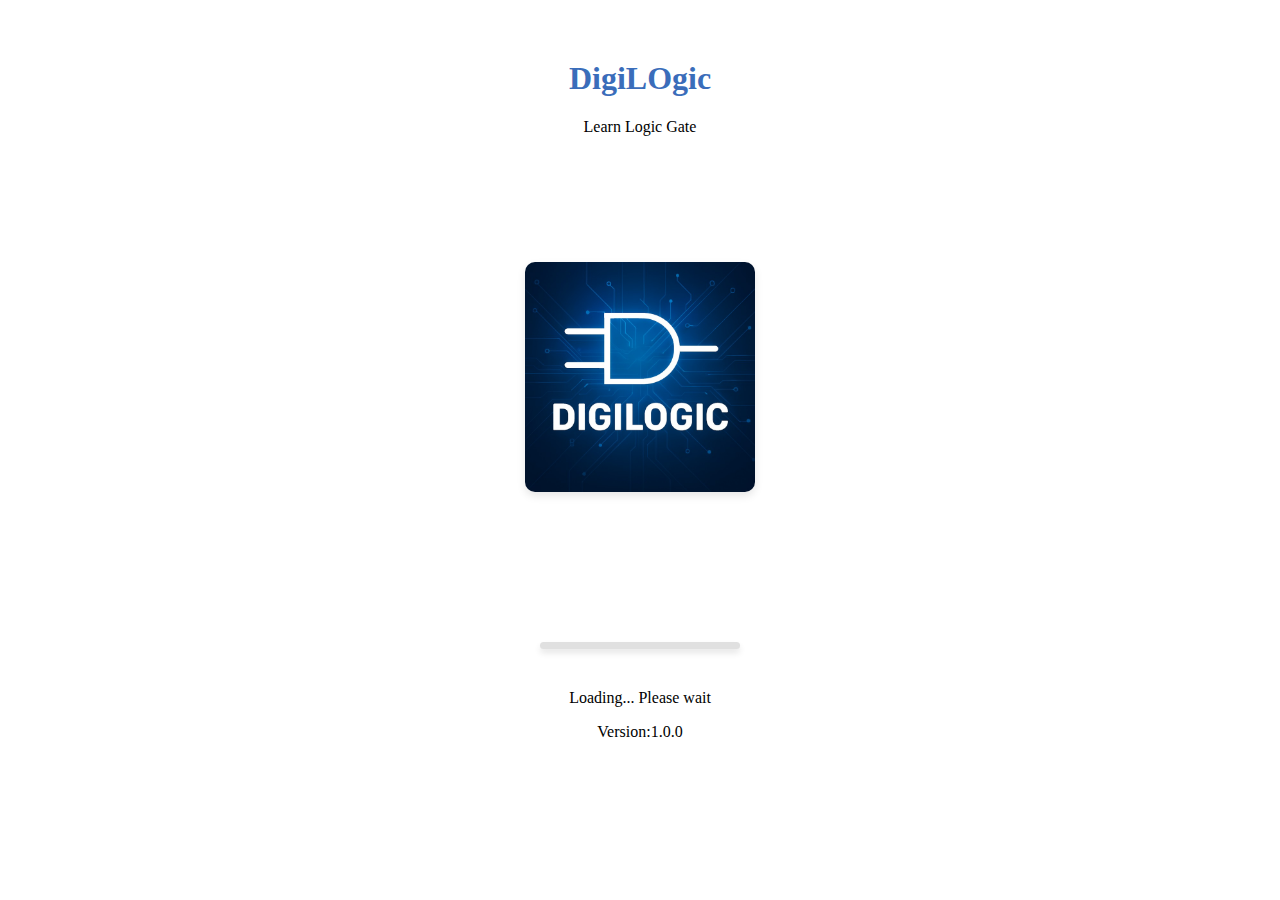
<file: index.html>
<!DOCTYPE html>
<html lang="en">
<head>
    <meta charset="UTF-8">
    <meta name="viewport" content="width=device-width, initial-scale=1.0">
    <title>DigiLOgic</title>
     <link rel="shortcut icon" type="image/png" href="logo.jpg">
    <link rel="stylesheet" href="styles.css">
 <meta http-equiv="refresh" content="7;url=work.html">
</head>
<body>
    <audio src="logomusic.mp3" id ="song1" autoplay ></audio>
     
    <center>
         <h1 class="txt1">DigiLOgic</h1>
        <p>Learn Logic Gate</p>
        
         <div class="container">
       
        <img src="logo.jpg" alt="Logic Image" class="img1">
    </div>


      <!-- Loading bar container -->
  <div class="loading-container">
    <!-- Animated loading bar -->
    <div class="loading-bar"></div>
    
  </div>
  <p>Loading... Please wait</p>
  <p>Version:1.0.0</a></p>
    </center>
   
</body>

</html>
</file>
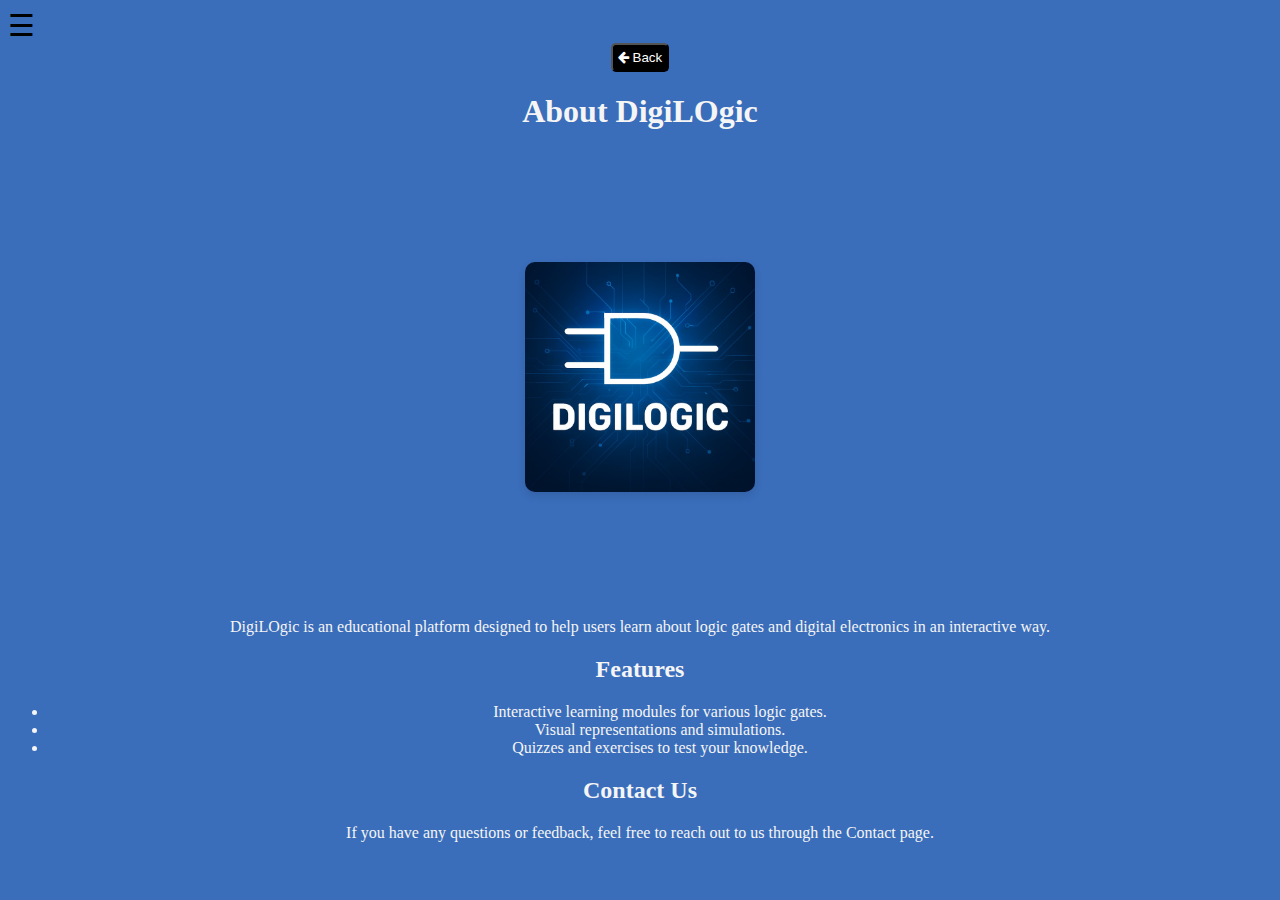
<file: about.html>
<!DOCTYPE html>
<html lang="en">
<head>
    <meta charset="UTF-8">
    <meta name="viewport" content="width=device-width, initial-scale=1.0">
     <link rel="stylesheet" href="styles.css">
       <link rel="stylesheet" href="https://cdnjs.cloudflare.com/ajax/libs/font-awesome/4.7.0/css/font-awesome.min.css">
      <link rel="shortcut icon" type="image/png" href="logo.jpg">
    <title>DigiLOgic</title>
</head>
<body style="background-color:#3a6dba ;">
       <div id="mySidenav" class="sidenav">
  <a href="javascript:void(0)" class="closebtn" onclick="closeNav()">&times;</a>
  <a href="about.html"><i class="fa fa-fw fa-user"></i>About</a>
  <a href="https://forms.gle/uaJ8FBSgvA28nTPU6"><i class="fa fa-fw fa-envelope"></i>Contact</a>
<a href="https://youtube.com/playlist?list=PLHbc2uMb3HaSbDyq3ahF9PR4MFlu2rWly&si=prJ77yK31xzLhBjC"><i class="fa fa-fw fa-youtube"></i>Youtube</a>
  </div>
     <span style="font-size:30px;cursor:pointer;" onclick="openNav()">&#9776;</span> 
      <br>
    <center>
        <button onclick="history.back()" class="btn2" ><i class="fa fa-arrow-left"></i> Back</button>
    
    <br>
        <h1 class="txt2">About DigiLOgic</h1>
          <div class="container">
       
        <img src="logo.jpg" alt="Logic Image" class="img1">
    </div>

        <p class="txt2">DigiLOgic is an educational platform designed to help users learn about logic gates and digital electronics in an interactive way.</p>
        <h2 class="txt2">Features</h2>
        <ul class="txt2" >
            <li>Interactive learning modules for various logic gates.</li>
            <li>Visual representations and simulations.</li>
            <li>Quizzes and exercises to test your knowledge.</li>
        </ul>
        <h2 class="txt2">Contact Us</h2>
        <p class="txt2">If you have any questions or feedback, feel free to reach out to us through the Contact page.</p>
    </center>
    <script src="scripts.js"> </script>
</body>
</html>
</file>
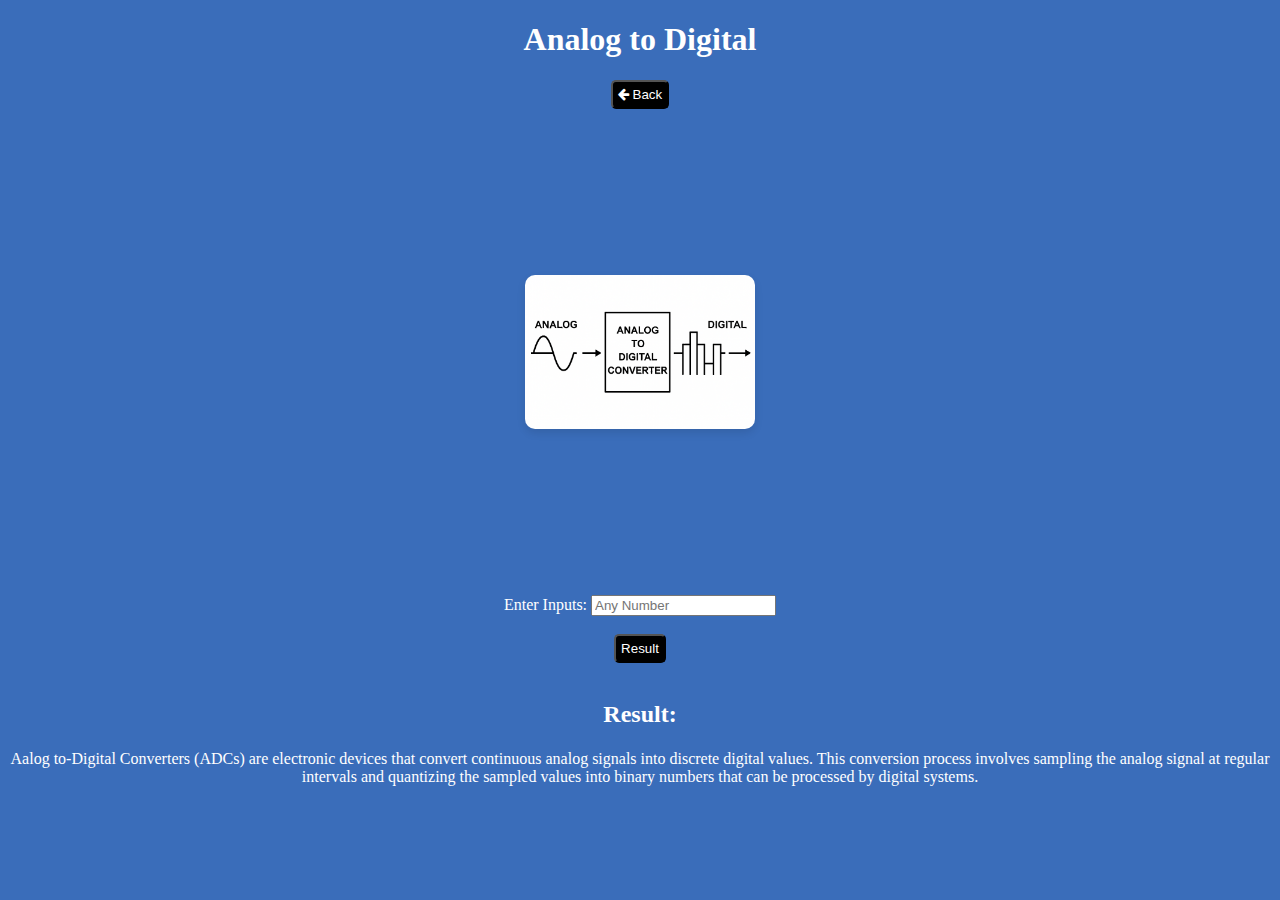
<file: adc.html>
<!DOCTYPE html>
<html lang="en">
<head>
    <meta charset="UTF-8">
    <meta name="viewport" content="width=device-width, initial-scale=1.0">
 <link rel="stylesheet" href="styles.css">
       <link rel="stylesheet" href="https://cdnjs.cloudflare.com/ajax/libs/font-awesome/4.7.0/css/font-awesome.min.css">
      <link rel="shortcut icon" type="image/png" href="logo.jpg">
    <title>DigiLOgic</title>
</head>
<body style="background-color:#3a6dba; color:white;">
    <center><h1>Analog to Digital</h1>
         <button onclick="history.back()" class="btn2" ><i class="fa fa-arrow-left"></i> Back</button>
    <br>
      <br>
     <div class="container">   
        <img src="adc.png" alt="Logic Image" class="img1">
    </div>
    <br>
    <label>Enter Inputs:</label>
    <input type="text" placeholder="Any Number" id="inputC">
    <br>
    <br>
    
    <button class="btn2" onclick="adclogic()">Result</button>
    <br>
    <br>
       <h2>Result:</h2>
    <h5 id="result"></h5>
    <p>
        Aalog to-Digital Converters (ADCs) are electronic devices that convert continuous analog signals into discrete digital values. 
        This conversion process involves sampling the analog signal at regular intervals and quantizing the sampled values into binary
         numbers that can be processed by digital systems.
    </center>
    
    

    <script src="logic.js"></script>
</body>

</html>
</file>
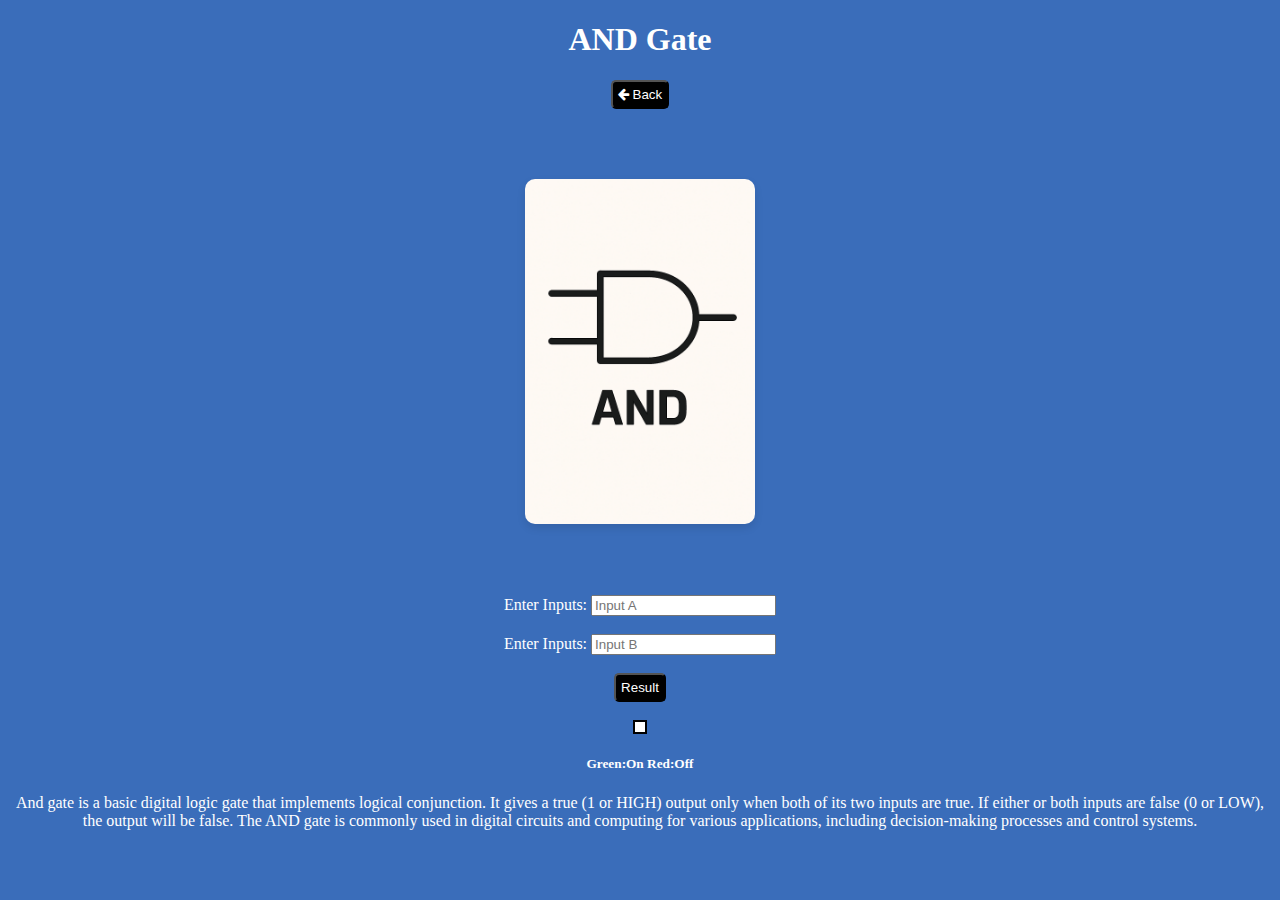
<file: and.html>
<!DOCTYPE html>
<html lang="en">
<head>
    <meta charset="UTF-8">
    <meta name="viewport" content="width=device-width, initial-scale=1.0">
 <link rel="stylesheet" href="styles.css">
       <link rel="stylesheet" href="https://cdnjs.cloudflare.com/ajax/libs/font-awesome/4.7.0/css/font-awesome.min.css">
      <link rel="shortcut icon" type="image/png" href="logo.jpg">
    <title>DigiLOgic</title>
</head>
<body style="background-color:#3a6dba; color:white;">
    <center><h1>AND Gate</h1>
         <button onclick="history.back()" class="btn2" ><i class="fa fa-arrow-left"></i> Back</button>
    <br>
      <br>
     <div class="container">   
        <img src="andgate.png" alt="Logic Image" class="img1">
    </div>
    <br>
    <label>Enter Inputs:</label>
    <input type="text" placeholder="Input A" id="inputA">
    <br>
    <br>
    <label>Enter Inputs:</label>
    <input type="text" placeholder="Input B" id="inputB">
    <br>
    <br>
    <button class="btn2" onclick="andlogic()">Result</button>
    <br>
    <br>
   
    <div class="stat"></div>
     <h5 id="result">Green:On Red:Off</h5>
    <p>
            And gate is a basic digital logic gate that implements logical conjunction. It gives a true (1 or HIGH) output only 
        when both of its two inputs are true. If either or both inputs are false (0 or LOW), the output will be false. 
        The AND gate is commonly used in digital circuits and computing for various applications, including decision-making
         processes and control systems.
    </p>
    
    </center>
    
    

    <script src="logic.js"></script>
</body>
</html>
</file>
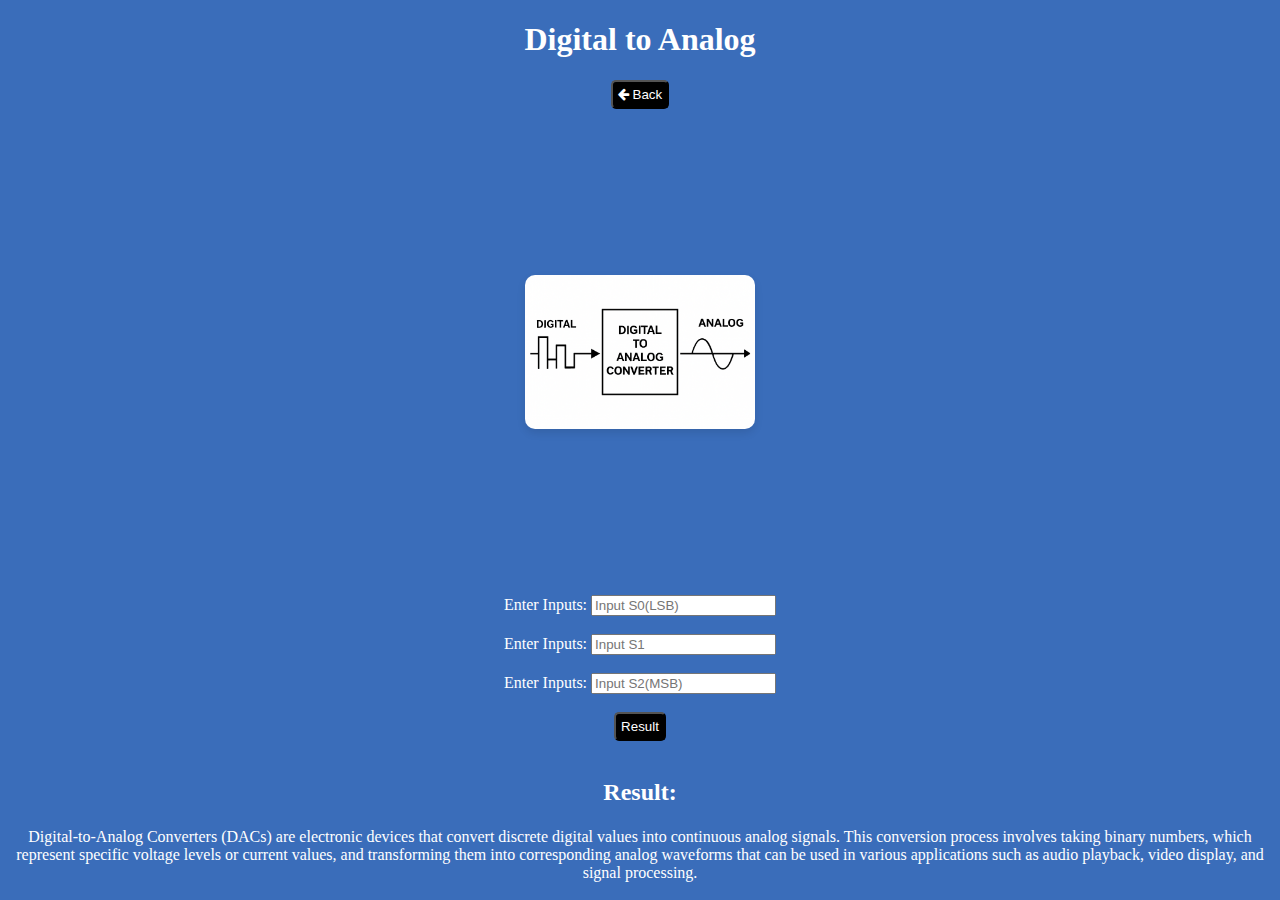
<file: dac.html>
<!DOCTYPE html>
<html lang="en">
<head>
    <meta charset="UTF-8">
    <meta name="viewport" content="width=device-width, initial-scale=1.0">
 <link rel="stylesheet" href="styles.css">
       <link rel="stylesheet" href="https://cdnjs.cloudflare.com/ajax/libs/font-awesome/4.7.0/css/font-awesome.min.css">
      <link rel="shortcut icon" type="image/png" href="logo.jpg">
    <title>DigiLOgic</title>
</head>
<body style="background-color:#3a6dba; color:white;">
    <center><h1>Digital to Analog</h1>
         <button onclick="history.back()" class="btn2" ><i class="fa fa-arrow-left"></i> Back</button>
    <br>
      <br>
     <div class="container">   
        <img src="dac.png" alt="Logic Image" class="img1">
    </div>
    <br>
    <label>Enter Inputs:</label>
    <input type="text" placeholder="Input S0(LSB)" id="inputA">
    <br>
    <br>
    <label>Enter Inputs:</label>
    <input type="text" placeholder="Input S1" id="inputB">
    <br>
    <br>
    <label>Enter Inputs:</label>
    <input type="text" placeholder="Input S2(MSB)" id="inputC">
    <br>
    <br>
    
    <button class="btn2" onclick="daclogic()">Result</button>
    <br>
    <br>
       <h2>Result:</h2>
    <h5 id="result"></h5>
    <p>
        Digital-to-Analog Converters (DACs) are electronic devices that convert discrete digital values into continuous analog signals. 
        This conversion process involves taking binary numbers, which represent specific voltage levels or current values, 
        and transforming them into corresponding analog waveforms that can be used in various applications such as audio playback, 
        video display, and signal processing.
    </center>
    
    

    <script src="logic.js"></script>
</body>
</html>
</file>
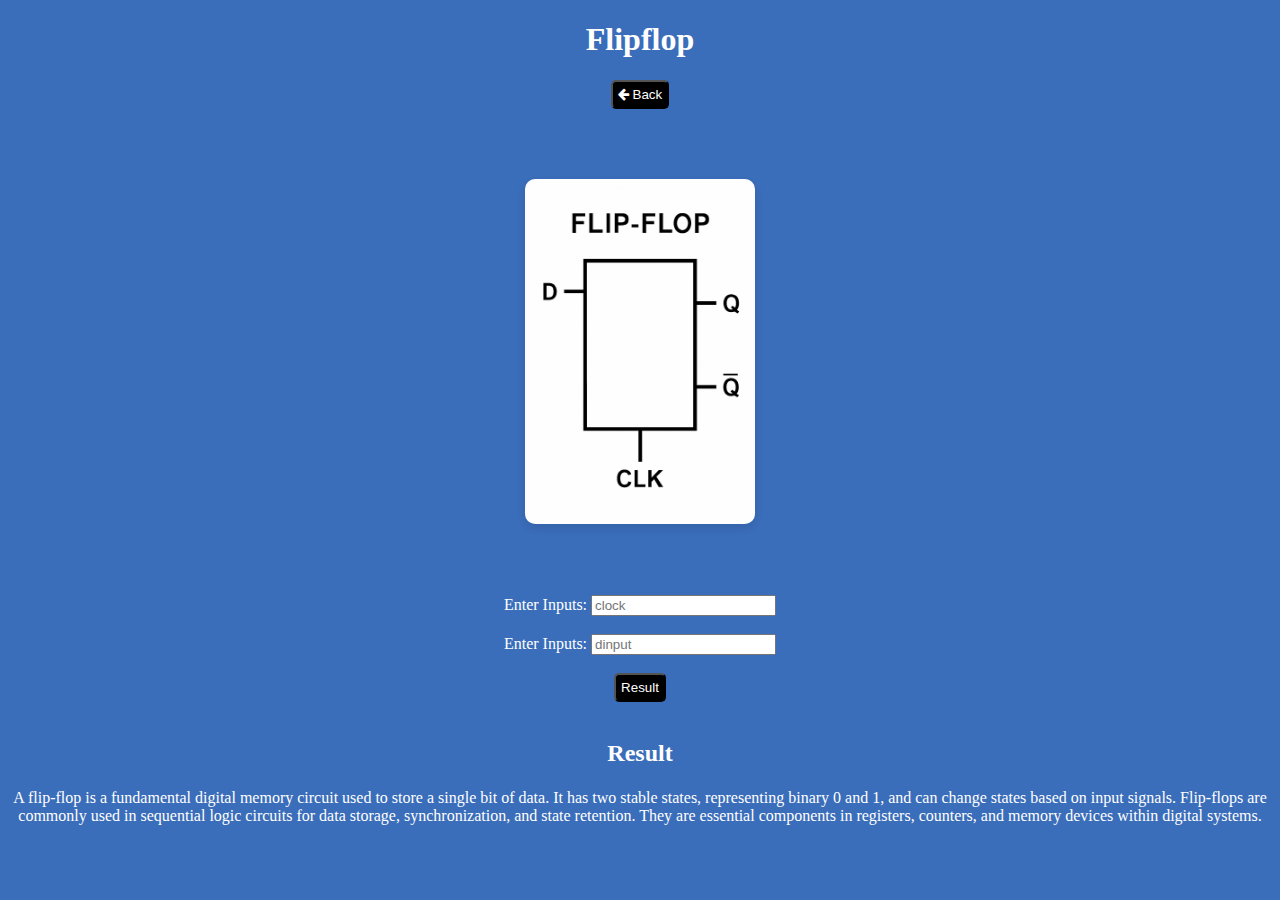
<file: flipflop.html>
<!DOCTYPE html>
<html lang="en">
<head>
    <meta charset="UTF-8">
    <meta name="viewport" content="width=device-width, initial-scale=1.0">
 <link rel="stylesheet" href="styles.css">
       <link rel="stylesheet" href="https://cdnjs.cloudflare.com/ajax/libs/font-awesome/4.7.0/css/font-awesome.min.css">
      <link rel="shortcut icon" type="image/png" href="logo.jpg">
    <title>DigiLOgic</title>
</head>
<body style="background-color:#3a6dba; color:white;">
    <center><h1>Flipflop</h1>
         <button onclick="history.back()" class="btn2" ><i class="fa fa-arrow-left"></i> Back</button>
    <br>
      <br>
     <div class="container">   
        <img src="flipflop.png" alt="Logic Image" class="img1">
    </div>
    <br>
    <label>Enter Inputs:</label>
    <input type="text" placeholder="clock"   id="inputA">
    <br>
    <br>
    <label>Enter Inputs:</label>
    <input type="text" placeholder="dinput"  id="inputB">
    <br>
    <br>
    <button class="btn2" onclick="flipfloplogic()">Result</button>
    <br>
    <br>
        <h2>Result</h2>
    <h5 id="result"></h5>
    <p>
        A flip-flop is a fundamental digital memory circuit used to store a single bit of data. It has two stable states, representing binary 0 and 1, and can change states based on input signals. Flip-flops are commonly used in sequential logic circuits for data storage, synchronization, and state retention. They are essential components in registers, counters, and memory devices within digital systems.
    </p>
    </center>
    
    
<script src="logic.js"></script>
    
</body>
</html>
</file>
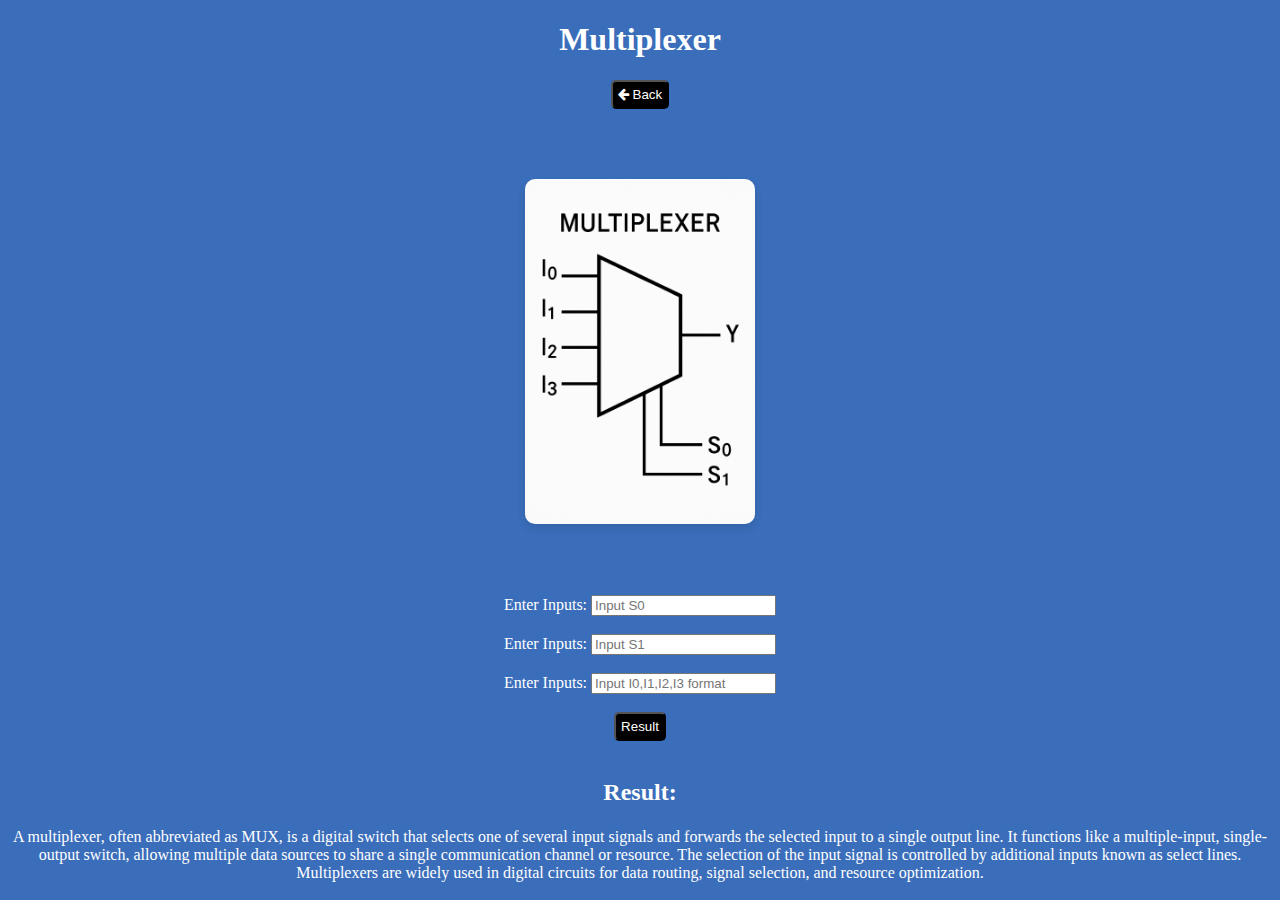
<file: multiplexer.html>
<!DOCTYPE html>
<html lang="en">
<head>
    <meta charset="UTF-8">
    <meta name="viewport" content="width=device-width, initial-scale=1.0">
 <link rel="stylesheet" href="styles.css">
       <link rel="stylesheet" href="https://cdnjs.cloudflare.com/ajax/libs/font-awesome/4.7.0/css/font-awesome.min.css">
      <link rel="shortcut icon" type="image/png" href="logo.jpg">
    <title>DigiLOgic</title>
</head>
<body style="background-color:#3a6dba; color:white;">
    <center><h1>Multiplexer</h1>
         <button onclick="history.back()" class="btn2" ><i class="fa fa-arrow-left"></i> Back</button>
    <br>
      <br>
     <div class="container">   
        <img src="Multiplexer.png" alt="Logic Image" class="img1">
    </div>
    <br>
    <label>Enter Inputs:</label>
    <input type="text" placeholder="Input S0" id="inputA">
    <br>
    <br>
    <label>Enter Inputs:</label>
    <input type="text" placeholder="Input S1" id="inputB">
    <br>
    <br>
    <label>Enter Inputs:</label>
    <input type="text" placeholder="Input I0,I1,I2,I3 format" id="inputC">
    <br>
    <br>
    
    <button class="btn2" onclick="multiplexer()">Result</button>
    <br>
    <br>
       <h2>Result:</h2>
    <h5 id="result"></h5>
    <p>
        A multiplexer, often abbreviated as MUX, is a digital switch that selects one of several input signals and forwards the selected input to a single output line. 
        It functions like a multiple-input, single-output switch, allowing multiple data sources to share a single communication channel or resource. 
        The selection of the input signal is controlled by additional inputs known as select lines. Multiplexers are widely used in digital circuits 
        for data routing, signal selection, and resource optimization.
    </center>
    
    

    <script src="logic.js"></script>
</body>
</html>
</file>
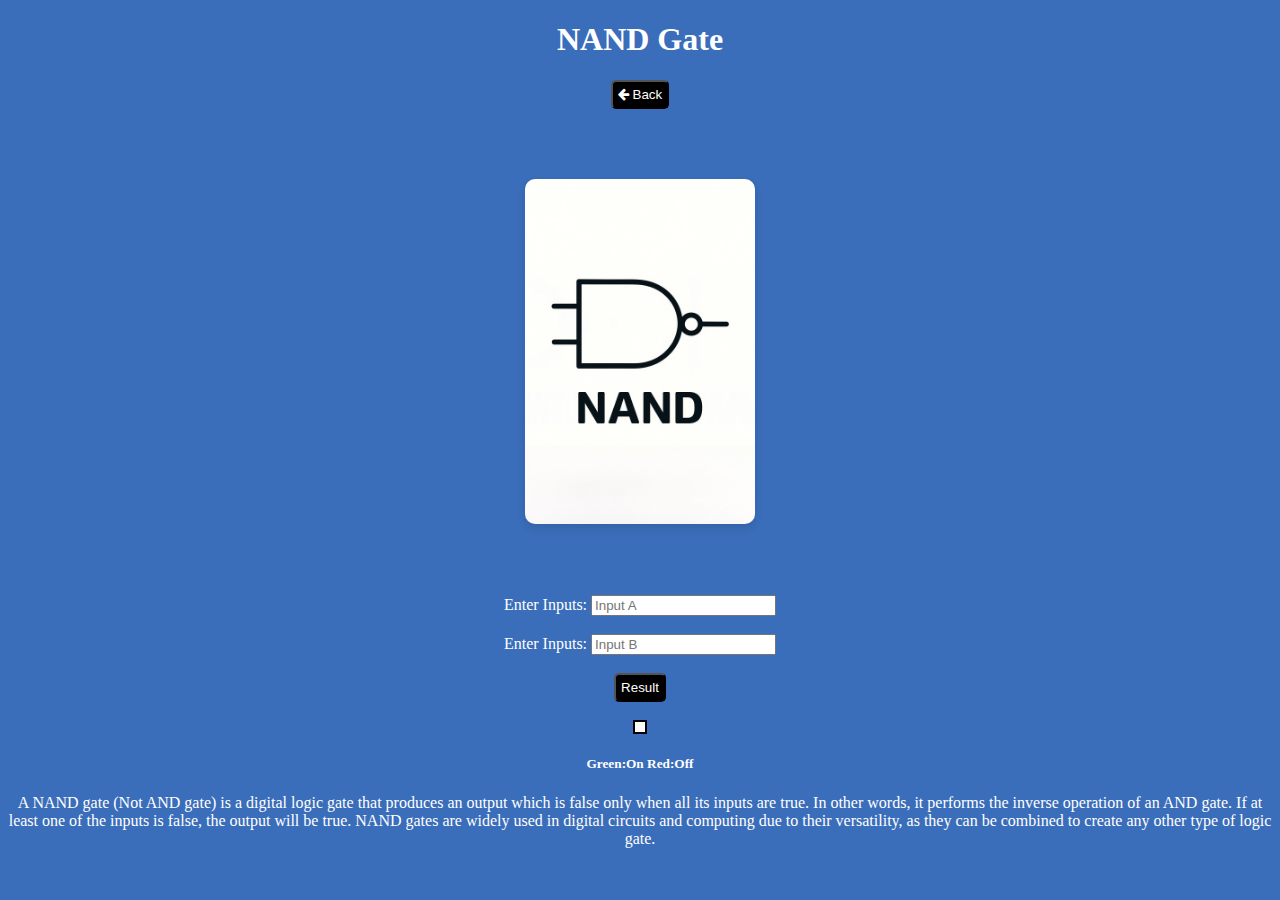
<file: nand.html>
<!DOCTYPE html>
<html lang="en">
<head>
    <meta charset="UTF-8">
    <meta name="viewport" content="width=device-width, initial-scale=1.0">
 <link rel="stylesheet" href="styles.css">
       <link rel="stylesheet" href="https://cdnjs.cloudflare.com/ajax/libs/font-awesome/4.7.0/css/font-awesome.min.css">
      <link rel="shortcut icon" type="image/png" href="logo.jpg">
    <title>DigiLOgic</title>
</head>
<body style="background-color:#3a6dba; color:white;">
    <center><h1>NAND Gate</h1>
         <button onclick="history.back()" class="btn2" ><i class="fa fa-arrow-left"></i> Back</button>
    <br>
      <br>
     <div class="container">   
        <img src="nandgate.png" alt="Logic Image" class="img1">
    </div>
     <br>
    <label>Enter Inputs:</label>
    <input type="text" placeholder="Input A" id="inputA">
    <br>
    <br>
    <label>Enter Inputs:</label>
    <input type="text" placeholder="Input B" id="inputB">
    <br>
    <br>
    <button class="btn2" onclick="nandlogic()">Result</button>
    <br>
    <br>
     <div class="stat"></div>
   
    <h5 id="result">Green:On Red:Off</h5>
    <p>
        A NAND gate (Not AND gate) is a digital logic gate that produces an output which is false only when all its inputs are true. 
        In other words, it performs the inverse operation of an AND gate. If at least one of the inputs is false, the output will be true. 
        NAND gates are widely used in digital circuits and computing due to their versatility, as they can be combined to create any other 
        type of logic gate.
    </p>

    
    </center>

    
<script src="logic.js"></script>
    
</body>
</html>
</file>
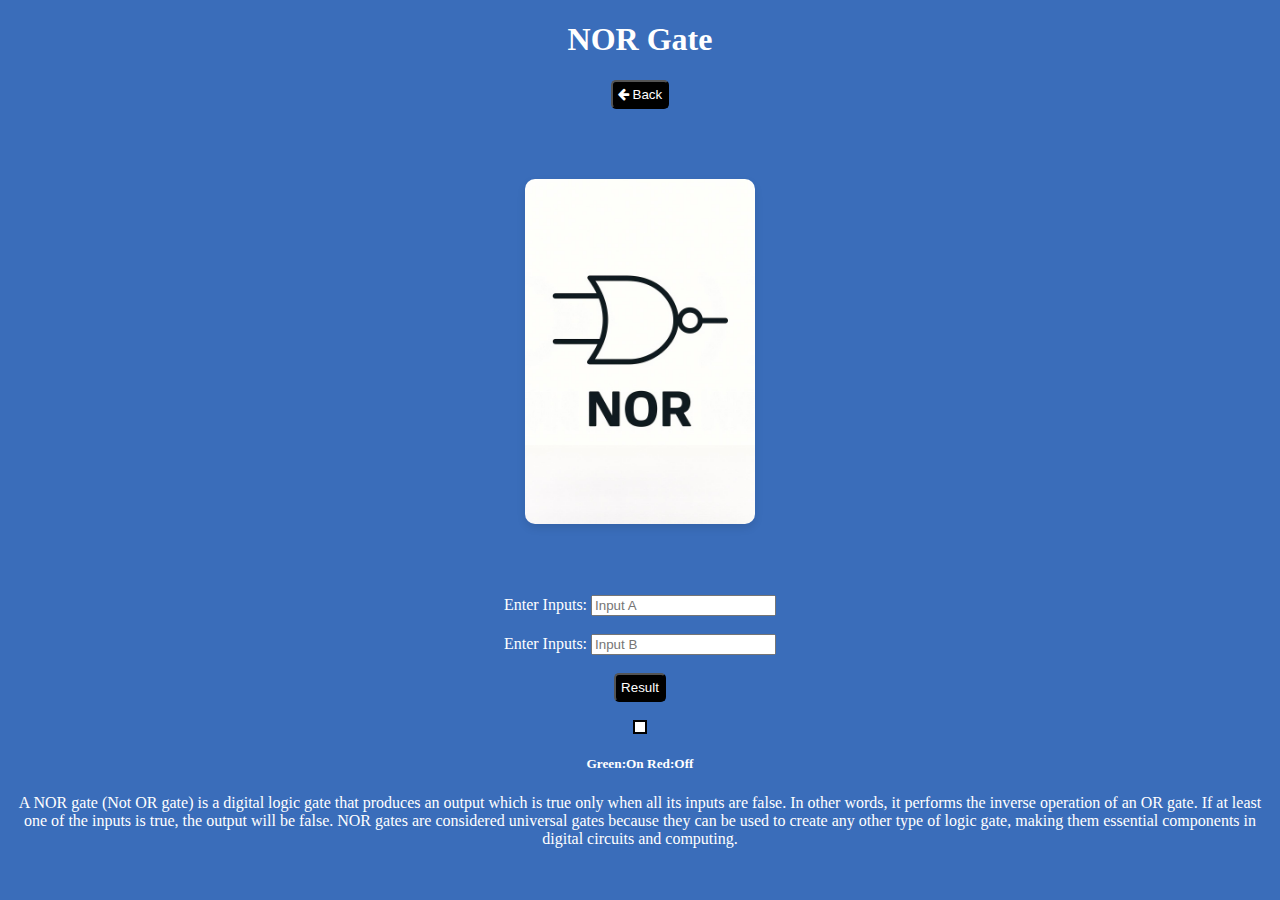
<file: nor.html>
<!DOCTYPE html>
<html lang="en">
<head>
    <meta charset="UTF-8">
    <meta name="viewport" content="width=device-width, initial-scale=1.0">
 <link rel="stylesheet" href="styles.css">
       <link rel="stylesheet" href="https://cdnjs.cloudflare.com/ajax/libs/font-awesome/4.7.0/css/font-awesome.min.css">
      <link rel="shortcut icon" type="image/png" href="logo.jpg">
    <title>DigiLOgic</title>
</head>
<body style="background-color:#3a6dba; color:white;">
    <center><h1>NOR Gate</h1>
         <button onclick="history.back()" class="btn2" ><i class="fa fa-arrow-left"></i> Back</button>
    <br>
      <br>
     <div class="container">   
        <img src="norgate.png" alt="Logic Image" class="img1">
    </div>
     <br>
    <label>Enter Inputs:</label>
    <input type="text" placeholder="Input A" id="inputA">
    <br>
    <br>
    <label>Enter Inputs:</label>
    <input type="text" placeholder="Input B" id="inputB">
    <br>
    <br>
    <button class="btn2" onclick="norlogic()">Result</button>
    <br>
    <br>
     <div class="stat"></div>
    <h5 id="result">Green:On Red:Off</h5>
    <p>
        A NOR gate (Not OR gate) is a digital logic gate that produces an output which is true only when all its inputs are false. 
        In other words, it performs the inverse operation of an OR gate. If at least one of the inputs is true, the output will be false. 
        NOR gates are considered universal gates because they can be used to create any other type of logic gate, making them essential 
        components in digital circuits and computing.
    </p>
    </center>

    
    <script src="logic.js"></script>
    
</body>
</html>
</file>
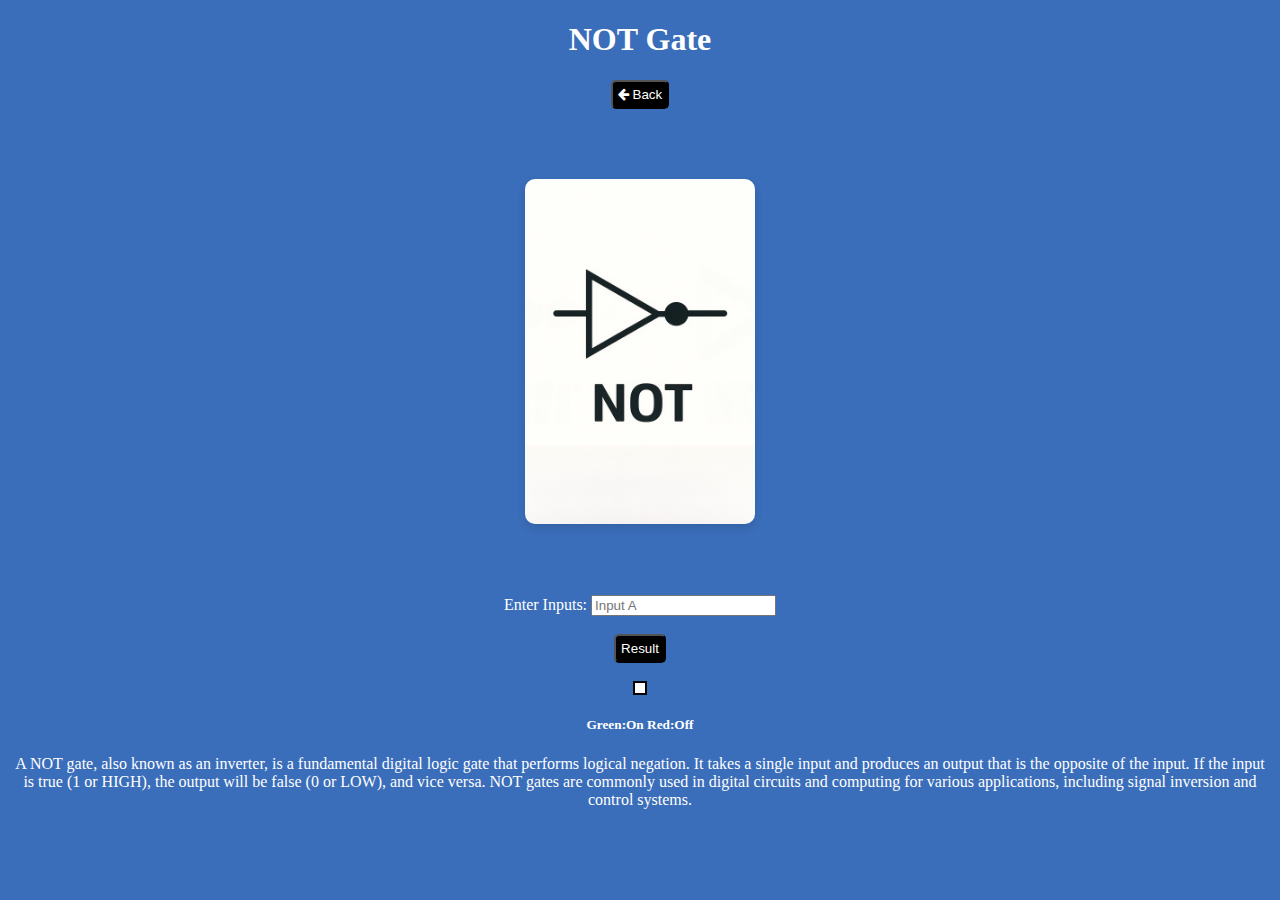
<file: not.html>
<!DOCTYPE html>
<html lang="en">
<head>
    <meta charset="UTF-8">
    <meta name="viewport" content="width=device-width, initial-scale=1.0">
 <link rel="stylesheet" href="styles.css">
       <link rel="stylesheet" href="https://cdnjs.cloudflare.com/ajax/libs/font-awesome/4.7.0/css/font-awesome.min.css">
      <link rel="shortcut icon" type="image/png" href="logo.jpg">
    <title>DigiLOgic</title>
</head>
<body style="background-color:#3a6dba; color:white;">
    <center><h1>NOT Gate</h1>
         <button onclick="history.back()" class="btn2" ><i class="fa fa-arrow-left"></i> Back</button>
    <br>
      <br>
     <div class="container">   
        <img src="notgate.png" alt="Logic Image" class="img1">
    </div>
     <br>
    <label>Enter Inputs:</label>
    <input type="text" placeholder="Input A" id="inputA">
   
    <br>
    <br>
    <button class="btn2" onclick="notlogic()">Result</button>
    <br>
    <br>
    <div class="stat"></div>
    <h5 id="result">Green:On Red:Off</h5>
    <p>
        A NOT gate, also known as an inverter, is a fundamental digital logic gate that performs logical negation. 
        It takes a single input and produces an output that is the opposite of the input. If the input is true (1 or HIGH), 
        the output will be false (0 or LOW), and vice versa. NOT gates are commonly used in digital circuits and computing 
        for various applications, including signal inversion and control systems.
    </p>
    </center>

    
<script src="logic.js"></script>
    
</body>
</html>
</file>
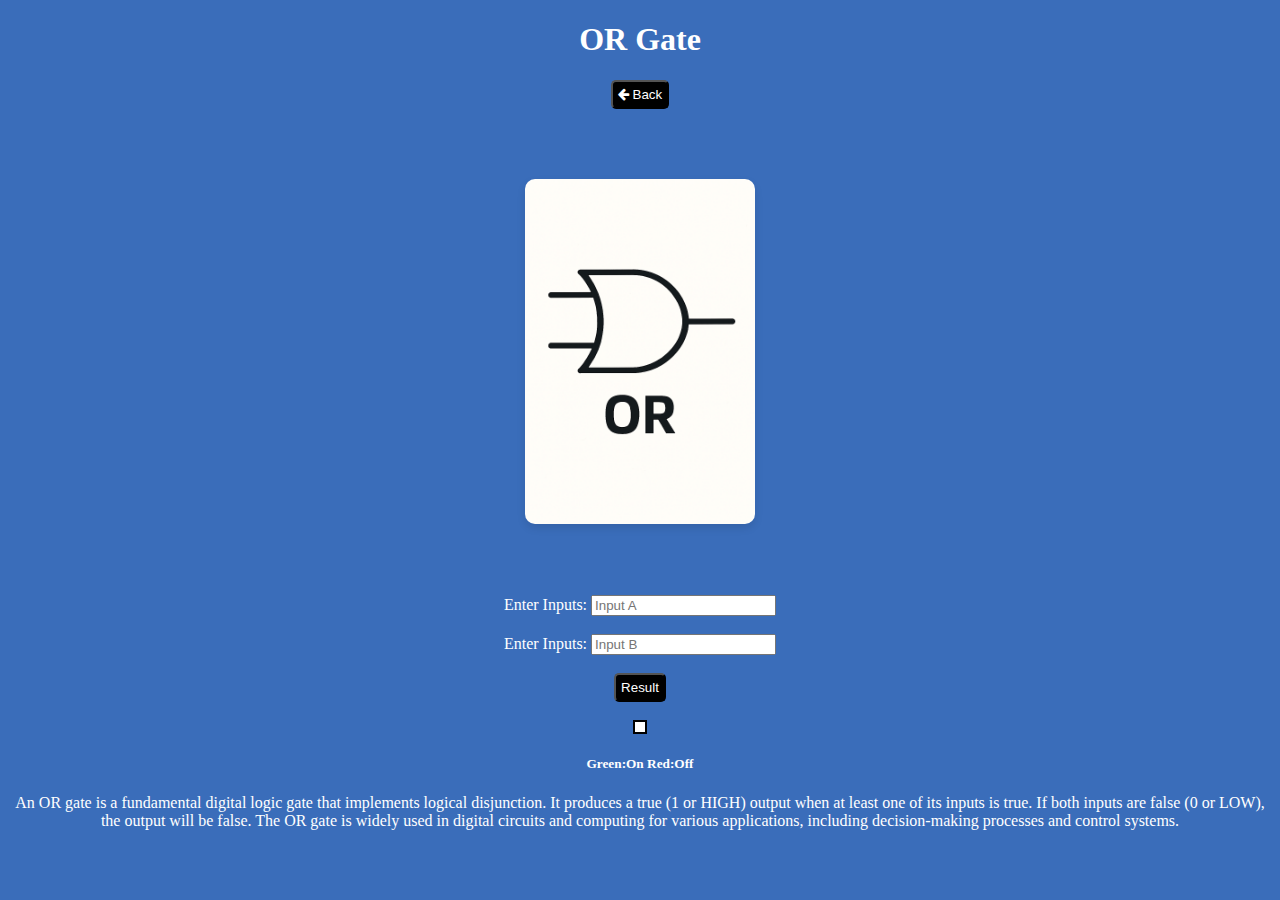
<file: or.html>
<!DOCTYPE html>
<html lang="en">
<head>
    <meta charset="UTF-8">
    <meta name="viewport" content="width=device-width, initial-scale=1.0">
 <link rel="stylesheet" href="styles.css">
       <link rel="stylesheet" href="https://cdnjs.cloudflare.com/ajax/libs/font-awesome/4.7.0/css/font-awesome.min.css">
      <link rel="shortcut icon" type="image/png" href="logo.jpg">
    <title>DigiLOgic</title>
</head>
<body style="background-color:#3a6dba; color:white;">
    <center><h1>OR Gate</h1>
         <button onclick="history.back()" class="btn2" ><i class="fa fa-arrow-left"></i> Back</button>
    <br>
      <br>
     <div class="container">   
        <img src="orgate.png" alt="Logic Image" class="img1">
    </div>
     <br>
    <label>Enter Inputs:</label>
    <input type="text" placeholder="Input A" id="inputA">
    <br>
    <br>
    <label>Enter Inputs:</label>
    <input type="text" placeholder="Input B" id="inputB">
    <br>
    <br>
    <button class="btn2" onclick="orlogic()">Result</button>
    <br>
    <br>
    
    <div class="stat"></div>
   
    <h5 id="result">Green:On Red:Off</h5>
    <p>
        An OR gate is a fundamental digital logic gate that implements logical disjunction. It produces a true (1 or HIGH) output 
        when at least one of its inputs is true. If both inputs are false (0 or LOW), the output will be false. The OR gate is widely 
        used in digital circuits and computing for various applications, including decision-making processes and control systems.
    </p>
    </center>

    
    <script src="logic.js"></script>
    
</body>
</html>
</file>
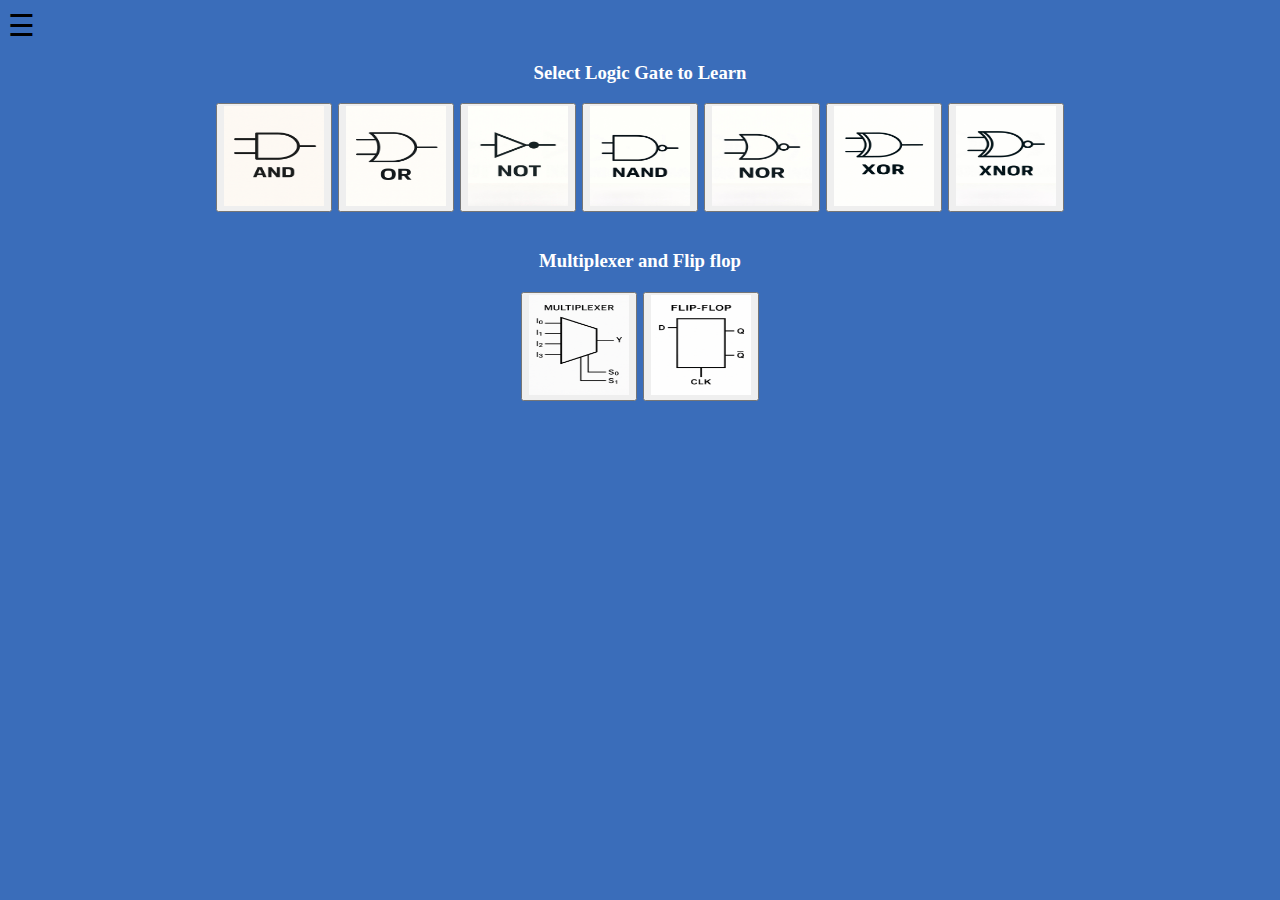
<file: work.html>
<!DOCTYPE html>
<html lang="en">
<head>
    <meta charset="UTF-8">
    <meta name="viewport" content="width=device-width, initial-scale=1.0">
     <link rel="stylesheet" href="styles.css">
       <link rel="stylesheet" href="https://cdnjs.cloudflare.com/ajax/libs/font-awesome/4.7.0/css/font-awesome.min.css">
      <link rel="shortcut icon" type="image/png" href="logo.jpg">
    <title>DigiLOgic</title>
</head>
<body style="background-color: #3a6dba;">
    
       <div id="mySidenav" class="sidenav">
  <a href="javascript:void(0)" class="closebtn" onclick="closeNav()">&times;</a>
  <a href="about.html"><i class="fa fa-fw fa-user"></i>About</a>
  <a href="https://forms.gle/uaJ8FBSgvA28nTPU6"><i class="fa fa-fw fa-envelope"></i>Contact</a>
<a href="https://youtube.com/playlist?list=PLHbc2uMb3HaSbDyq3ahF9PR4MFlu2rWly&si=prJ77yK31xzLhBjC"><i class="fa fa-fw fa-youtube"></i>Youtube</a>
  </div>
     <span style="font-size:30px;cursor:pointer;" onclick="openNav()">&#9776;</span> 
      <br>
     <center> 
        <h3 style="color: white;">Select Logic Gate to Learn</h3> 
     <button class="btn1" onclick="andfun()"><img src="andgate.png" class="img2"></button>
      <button class="btn1" onclick="orfun()"><img src="orgate.png" class="img2"></button>
        <button class="btn1" onclick="notfun()"><img src="notgate.png" class="img2"></button>
            <button class="btn1" onclick="nandfun()"><img src="nandgate.png" class="img2"></button>
            <button class="btn1" onclick="norfun()"><img src="norgate.png" class="img2"></button>
            <button class="btn1" onclick="xorfun()"><img src="xorgate.png" class="img2"></button>
                <button class="btn1" onclick="xnorfun()"><img src="xnorgate.png" class="img2"></button>
                <br>
                <br>

         <h3 style="color: white;">Multiplexer and Flip flop</h3>
             <button class="btn1" onclick="multiplexorfun()"><img src="Multiplexer.png" class="img2"></button>
              <button class="btn1" onclick="flipflopfun()"><img src="flipflop.png" class="img2"></button>
     </center>
    <script src="scripts.js"> </script>
</body>
</html>
</file>
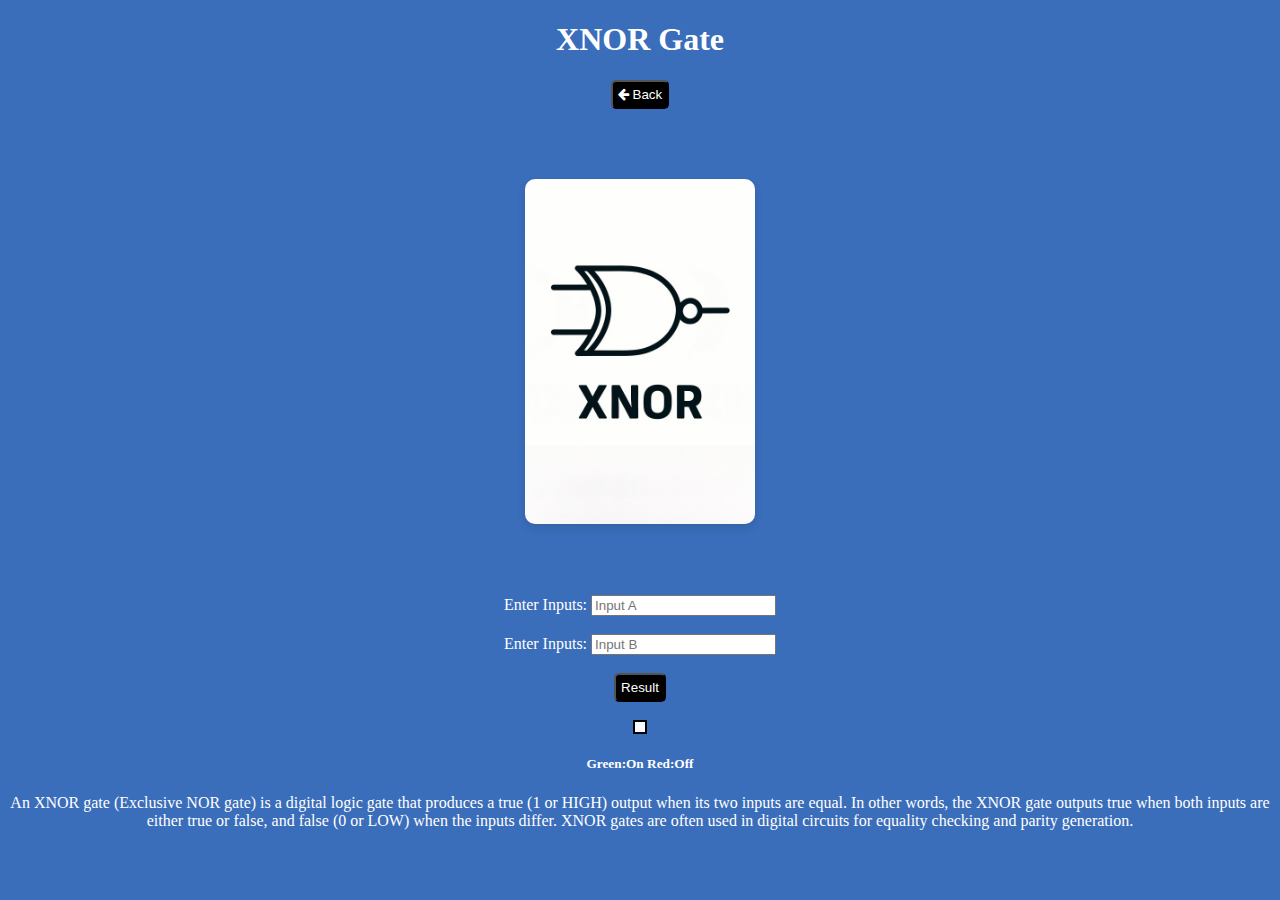
<file: xnor.html>
<!DOCTYPE html>
<html lang="en">
<head>
    <meta charset="UTF-8">
    <meta name="viewport" content="width=device-width, initial-scale=1.0">
 <link rel="stylesheet" href="styles.css">
       <link rel="stylesheet" href="https://cdnjs.cloudflare.com/ajax/libs/font-awesome/4.7.0/css/font-awesome.min.css">
      <link rel="shortcut icon" type="image/png" href="logo.jpg">
    <title>DigiLOgic</title>
</head>
<body style="background-color:#3a6dba; color:white;">
    <center><h1>XNOR Gate</h1>
         <button onclick="history.back()" class="btn2" ><i class="fa fa-arrow-left"></i> Back</button>
    <br>
      <br>
     <div class="container">   
        <img src="xnorgate.png" alt="Logic Image" class="img1">
    </div>
     <br>
    <label>Enter Inputs:</label>
    <input type="text" placeholder="Input A" id="inputA">
    <br>
    <br>
    <label>Enter Inputs:</label>
    <input type="text" placeholder="Input B" id="inputB">
    <br>
    <br>
    <button class="btn2" onclick="xnorlogic()">Result</button>
    <br>
    <br>
        <div class="stat"></div>
    <h5 id="result">Green:On Red:Off</h5>
    <p>
        An XNOR gate (Exclusive NOR gate) is a digital logic gate that produces a true (1 or HIGH) output when its two inputs are equal. 
        In other words, the XNOR gate outputs true when both inputs are either true or false, and false (0 or LOW) when the inputs differ. 
        XNOR gates are often used in digital circuits for equality checking and parity generation.
    </p>
    </center>

    

    
</body>
</html>
</file>
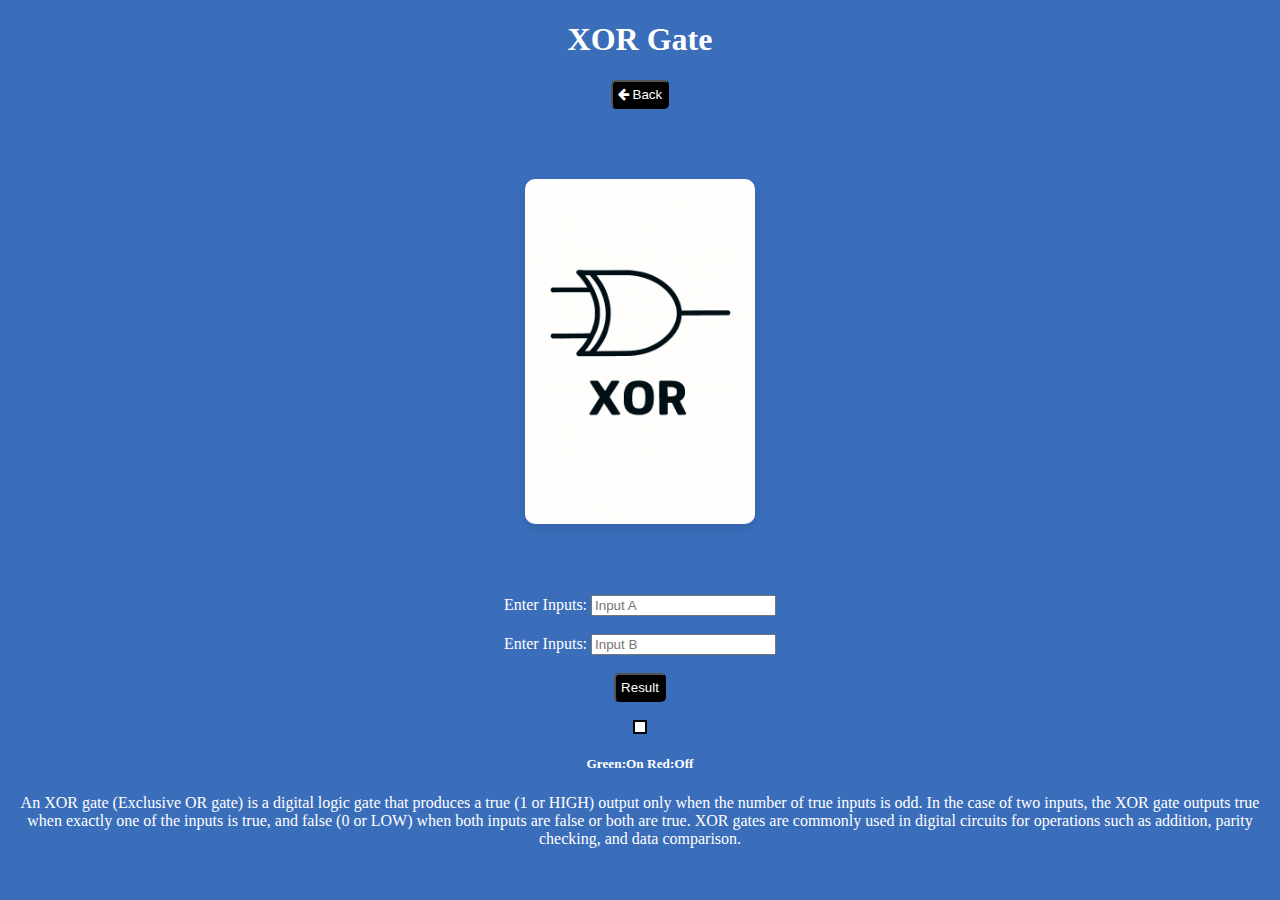
<file: xor.html>
<!DOCTYPE html>
<html lang="en">
<head>
    <meta charset="UTF-8">
    <meta name="viewport" content="width=device-width, initial-scale=1.0">
 <link rel="stylesheet" href="styles.css">
       <link rel="stylesheet" href="https://cdnjs.cloudflare.com/ajax/libs/font-awesome/4.7.0/css/font-awesome.min.css">
      <link rel="shortcut icon" type="image/png" href="logo.jpg">
    <title>DigiLOgic</title>
</head>
<body style="background-color:#3a6dba; color:white;">
    <center><h1>XOR Gate</h1>
         <button onclick="history.back()" class="btn2" ><i class="fa fa-arrow-left"></i> Back</button>
    <br>
      <br>
     <div class="container">   
        <img src="xorgate.png" alt="Logic Image" class="img1">
    </div>
     <br>
    <label>Enter Inputs:</label>
    <input type="text" placeholder="Input A" id="inputA">
    <br>
    <br>
    <label>Enter Inputs:</label>
    <input type="text" placeholder="Input B" id="inputB">
    <br>
    <br>
    <button class="btn2" onclick="xorlogic()">Result</button>
    <br>
    <br>
     <div class="stat"></div>
    <h5 id="result">Green:On Red:Off</h5>
    <p>
        An XOR gate (Exclusive OR gate) is a digital logic gate that produces a true (1 or HIGH) output only when the number of true inputs is odd. 
        In the case of two inputs, the XOR gate outputs true when exactly one of the inputs is true, and false (0 or LOW) when both inputs are 
        false or both are true. XOR gates are commonly used in digital circuits for operations such as addition, parity checking, and data comparison.

    </p>
    </center>

    

    
</body>
</html>
</file>
<file: styles.css>
.container
{
    display: flex;
    justify-content: center;
    align-items: center;
    height: 50vh;
}
.txt1

{
    font-size: 2em;
    color: #3a6dba;
    margin-top: 60px;
}
.img1
{
    width: 230px;
    height: auto;
    border-radius: 10px;
    box-shadow: 0 4px 8px rgba(0, 0, 0, 0.1);
}

  /* Container for the loading bar */
    .loading-container {
      width: 100%; /* Full width */
      max-width: 200px; /* Optional: Limit the width */
      height: 7px; /* Height of the bar */
      background-color: #e0e0e0; /* Light gray background */
      border-radius: 10px; /* Rounded corners */
      overflow: hidden; /* Prevent overflow of the inner bar */
      margin: 40px auto; /* Center the container */
      box-shadow: 0 4px 6px rgba(0, 0, 0, 0.1); /* Optional shadow */
    }

    /* The animated loading bar */
    .loading-bar {
      height: 100%; /* Full height of the container */
      width: 0%; /* Start with 0% width */
      background-color: #3a6dba; /* Green color */
      animation: loading 5s infinite; /* Animation: 2 seconds, infinite loop */
    }

    /* Keyframes for the loading animation */
    @keyframes loading {
      0% {
        width: 0%; /* Start at 0% width */
      }
      100% {
        width: 100%; /* Expand to full width */
      }
      /*100% {
        width: 0%; /* Shrink back to 0%
      }*/
    }


    .sidenav {
  height: 100%;
  width: 0;
  position: fixed;
  z-index: 1;
  top: 0;
  left: 0;
  background-color:rgb(62, 61, 61);
  overflow-x: hidden;
  transition: 0.5s;
  padding-top: 60px;
}

.sidenav a {
  padding: 8px 8px 8px 32px;
  text-decoration: none;
  font-size: 25px;
  color: #3a6dba;
  display: block;
  transition: 0.3s;
}

.sidenav a:hover {
  color: #3a6dba;
}

.sidenav .closebtn {
  position: absolute;
  top: 0;
  right: 25px;
  font-size: 36px;
  margin-left: 50px;
}

@media screen and (max-height: 450px) {
  .sidenav {padding-top: 15px;}
  .sidenav a {font-size: 18px;}
}

.img2
{
    width: 100px;
    height: 100px;
}
.btn1
{
    margin: 1px;
}
.txt2
{
    color:whitesmoke;
}
.btn2
{
    padding: 5px;
    background-color: black;
    color: white;
    border-radius: 5px;
}

  .stat
  {
    width: 10px;
    height: 10px;
    border-style: solid;
    border-color: black;
    border-width: 2px;
    background-color: white;
    
  }
</file>
